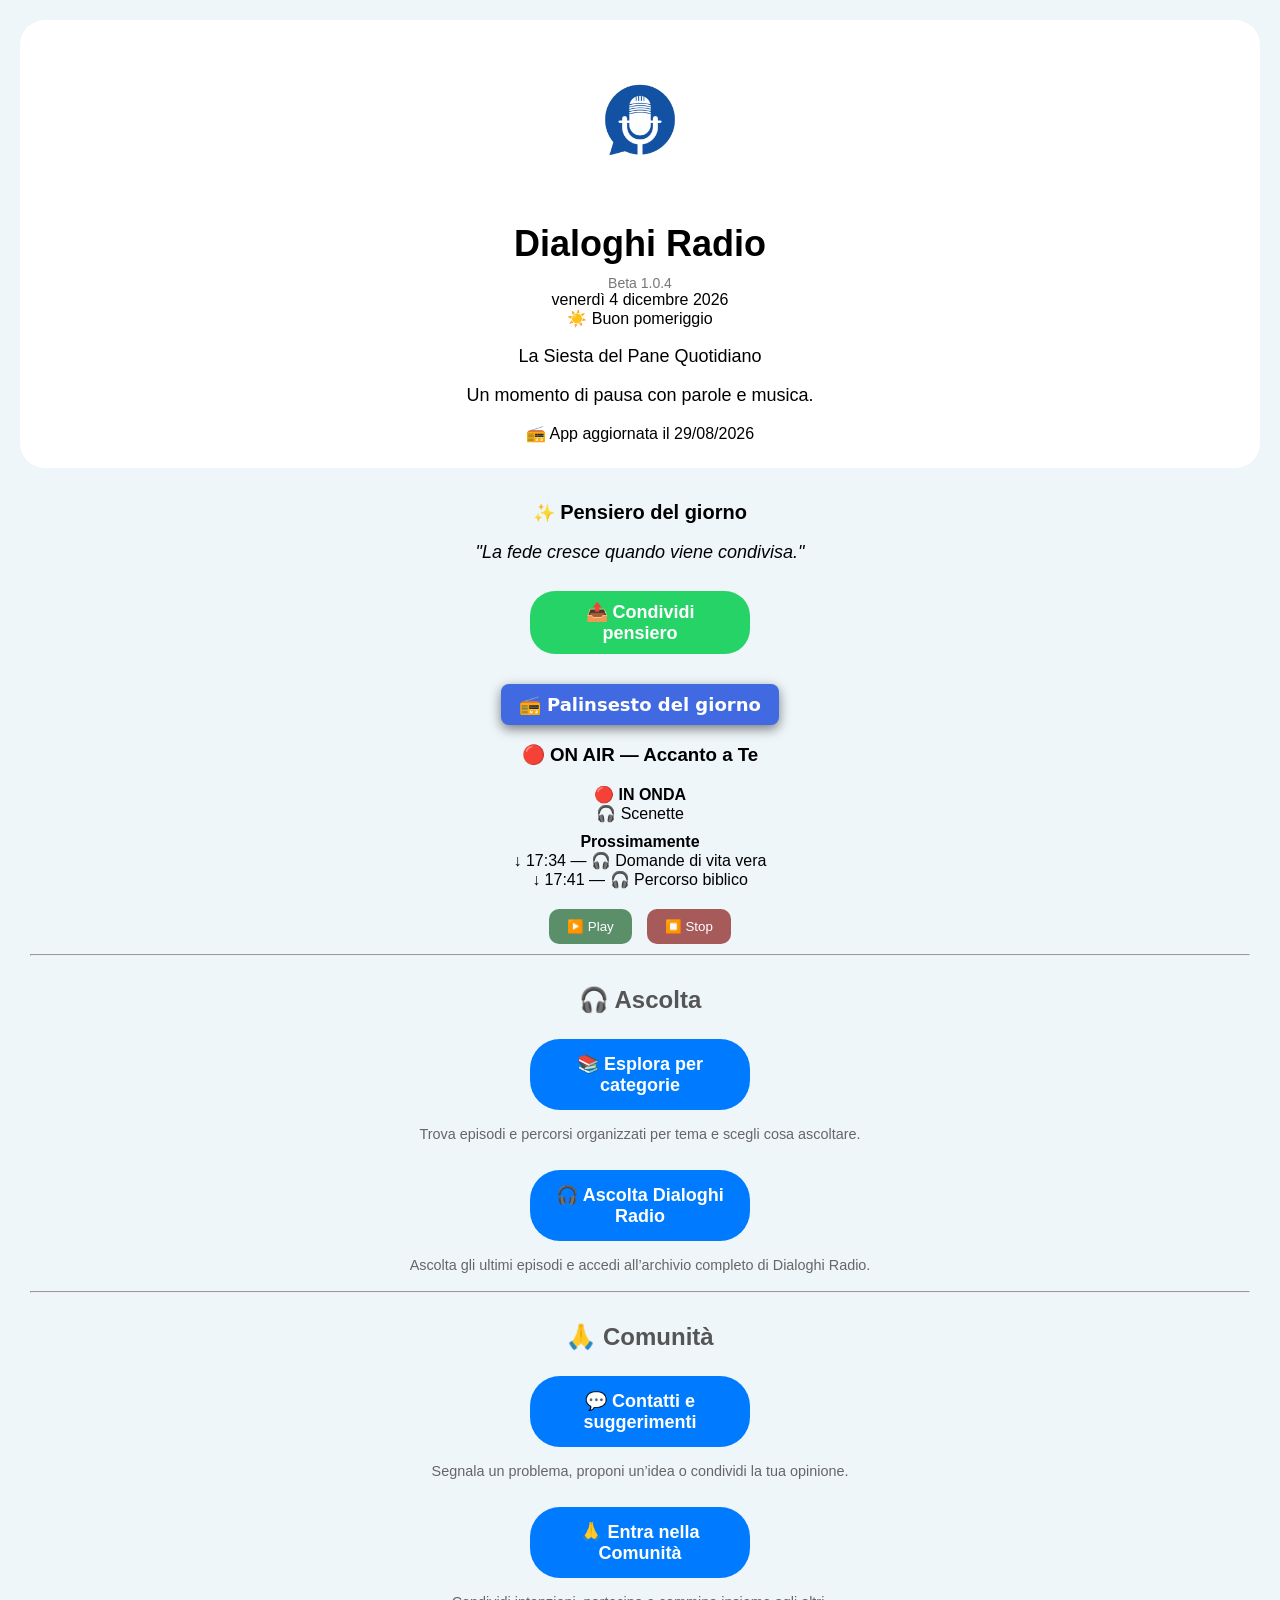
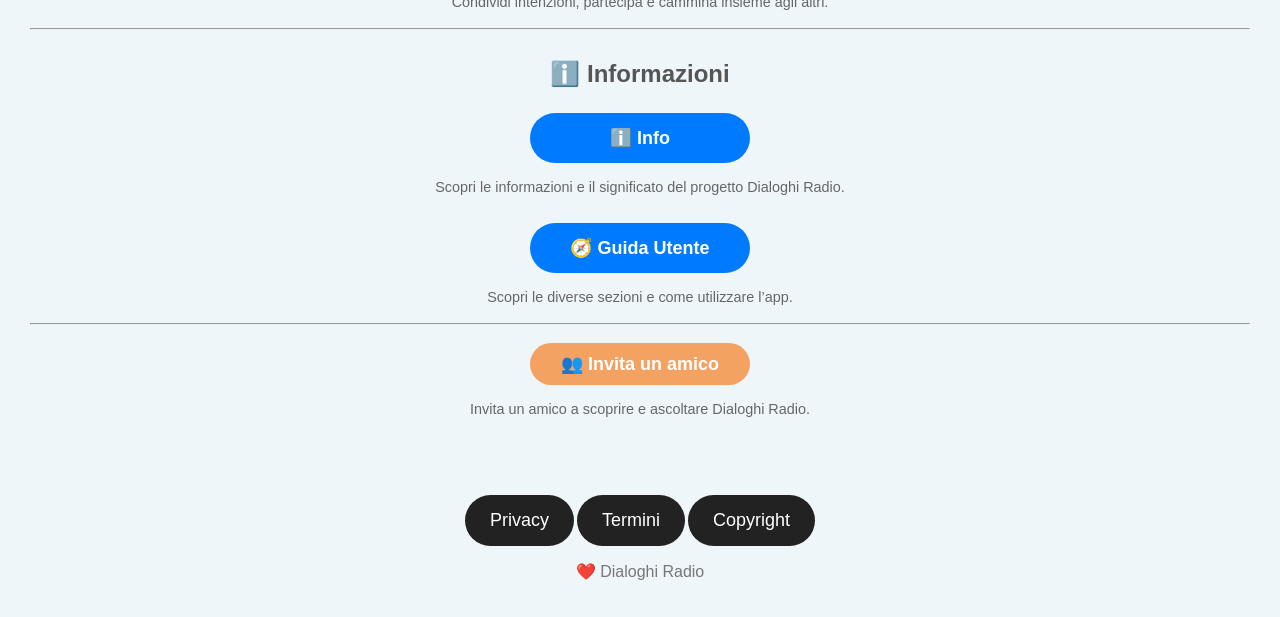
<file: index.html>
<!DOCTYPE html>
<html lang="it">

<head>
    <meta charset="UTF-8">
    <meta name="viewport" content="width=device-width, initial-scale=1.0">
    <title>Dialoghi Radio</title>

    <!-- Risorse e PWA -->
    <link rel="stylesheet" href="stile.css">
    <link rel="manifest" href="manifest.json">
    <link rel="icon" type="image/png" href="icona.png">
</head>

<body>

    <!-- Testata -->
    <header class="testata">
        <img src="icona.png" class="logo" alt="Dialoghi Radio Logo">
        <h1>Dialoghi Radio</h1>

        <div class="versione" id="versione-app"></div>
        <div id="avviso-versione"></div>
        <div id="data-oggi"></div>
        <div id="saluto"></div>

        <p class="sottotitolo">La Siesta del Pane Quotidiano</p>
        <p id="descrizione-dinamica" class="descrizione">
            Parole, musica e riflessioni per accompagnare la tua giornata
        </p>
        <div class="ultimo-aggiornamento" id="data-aggiornamento"></div>
    </header>

    <!-- Contenuto Principale -->
    <main>
        <!-- Pensiero del giorno -->
        <div id="contenutoGiornaliero" class="box-giorno">
            <p>Caricamento...</p>
        </div>
        <!-- Palinsesto del giorno -->
        <div class="box-giorno">
            <a href="contenuti/palinsesto.html" style="
       display: inline-block;
       padding: 10px 18px;
       background: #4169e1;
       color: white;
       text-decoration: none;
       border-radius: 8px;
       font-family: system-ui, -apple-system, sans-serif;
       box-shadow: 0 4px 12px rgba(0, 0, 0, 0.5);
       transition: all 0.2s ease-in-out;
   " onmouseover="this.style.background='#3152be'; this.style.transform='scale(1.03)';"
                onmouseout="this.style.background='#4169e1'; this.style.transform='scale(1)';">
                📻 <strong>Palinsesto del giorno</strong>
            </a>

        </div>
        <!-- Sezione Player Radio & News -->
        <div id="radioBox">

            <h3>🔴 ON AIR — Accanto a Te</h3>

            <div id="contenutoOnAir">
                🎧 Preparazione della trasmissione...
            </div>

            <div id="prossimiOnAir"></div>

            <div id="statoRadio"></div>

            <audio id="audioRadio">
                Il tuo browser non supporta l'audio.
            </audio>

            <div id="controlliRadio">
                <button id="playRadio">▶️ Play</button>
                <button id="stopRadio">⏹️ Stop</button>
            </div>
        </div>

        <hr>

        <!-- Sezione 1: Ascolta -->
        <h2>🎧 Ascolta</h2>

        <a href="categorie.html" class="bottone">📚 Esplora per categorie</a>
        <p class="descrizione-pulsante">
            Trova episodi e percorsi organizzati per tema e scegli cosa ascoltare.
        </p>

        <a href="ultime-puntate.html" class="bottone">🎧 Ascolta Dialoghi Radio</a>
        <p class="descrizione-pulsante">
            Ascolta gli ultimi episodi e accedi all’archivio completo di Dialoghi Radio.
        </p>

        <hr>

        <!-- Sezione 2: Comunità -->
        <h2>🙏 Comunità</h2>

        <a href="contatti.html" class="bottone">💬 Contatti e suggerimenti</a>
        <p class="descrizione-pulsante">
            Segnala un problema, proponi un’idea o condividi la tua opinione.
        </p>

        <a href="comunita.html" class="bottone">🙏 Entra nella Comunità</a>
        <p class="descrizione-pulsante">
            Condividi intenzioni, partecipa e cammina insieme agli altri.
        </p>

        <hr>

        <!-- Sezione 3: Informazioni e utility -->
        <h2>ℹ️ Informazioni</h2>

        <button onclick="mostraInfo()" class="bottone">ℹ️ Info</button>
        <p class="descrizione-pulsante">
            Scopri le informazioni e il significato del progetto Dialoghi Radio.
        </p>

        <a href="guida.html" class="bottone">🧭 Guida Utente</a>
        <p class="descrizione-pulsante">
            Scopri le diverse sezioni e come utilizzare l’app.
        </p>

        <hr>

        <button onclick="condividiCategorie()" class="bottone bottone-invito">
            👥 Invita un amico
        </button>
        <p class="descrizione-pulsante">
            Invita un amico a scoprire e ascoltare Dialoghi Radio.
        </p>
    </main>

    <!-- Modal Info Nascosto -->
    <div id="infoBox" style="display:none; padding:20px;">
        <h2>Dialoghi Radio</h2>
        <p>Versione <span id="versione-info"></span></p>
        <p>© 2026 Salvatore Esposito</p>
        <p>Un progetto di ascolto e accompagnamento.</p>

        <h3>🎧 Ascolto in background</h3>
        <p class="sottotitolo">
            Dopo aver avviato un contenuto audio puoi ridurre a icona Dialoghi Radio o spegnere lo schermo:
            l'ascolto può continuare mentre utilizzi altre applicazioni.
        </p>
        <button onclick="chiudiInfo()">Chiudi</button>
    </div>

    <!-- Piè di pagina -->

    <footer>
        <p class="link-documenti">
            <a href="privacy.html">Privacy</a>
            <a href="termini.html">Termini</a>
            <a href="copyright.html">Copyright</a>
        </p>

        <p>❤️ Dialoghi Radio</p>
    </footer>

    <!-- Script Esterni -->
    <script async src="https://widget.spreaker.com/widgets.js"></script>
    <script src="config.js"></script>
    <script src="app.js"></script>

    <!-- Script Inline Logic -->
    <script>
        function mostraInfo() {
            const info = document.getElementById("infoBox");
            info.style.display = "block";
            info.scrollIntoView({ behavior: "smooth" });
        }

        function chiudiInfo() {
            document.getElementById("infoBox").style.display = "none";
        }

        // Gestione data e saluti dinamici
        const oggi = new Date();
        const opzioni = {
            weekday: 'long',
            year: 'numeric',
            month: 'long',
            day: 'numeric'
        };

        document.getElementById("data-oggi").innerHTML = oggi.toLocaleDateString('it-IT', opzioni);

        const ora = oggi.getHours();
        let messaggio = "";
        let descrizione = "";

        if (ora < 12) {
            messaggio = "🌅 Buongiorno";
            descrizione = "Inizia la giornata con un momento di ascolto e riflessione.";
        } else if (ora < 18) {
            messaggio = "☀️ Buon pomeriggio";
            descrizione = "Un momento di pausa con parole e musica.";
        } else {
            messaggio = "🌙 Buonasera";
            descrizione = "Concludi la giornata con un tempo di ascolto e serenità.";
        }

        document.getElementById("saluto").innerHTML = messaggio;
        document.getElementById("descrizione-dinamica").innerHTML = descrizione;
    </script>
</body>

</html>
</file>
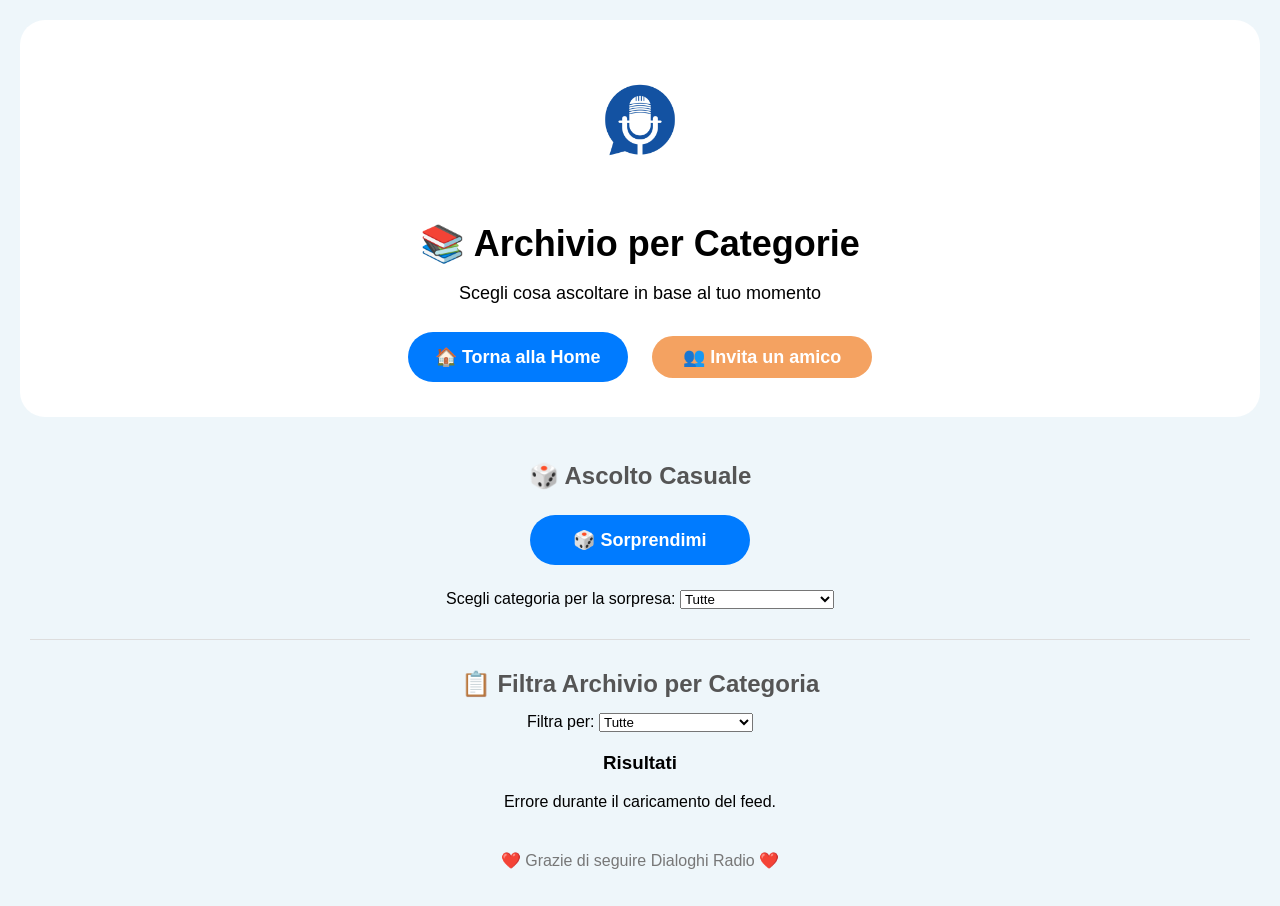
<file: categorie.html>
<!DOCTYPE html>
<html lang="it">

<head>
    <meta charset="UTF-8">
    <meta name="viewport" content="width=device-width, initial-scale=1.0">
    <title>Categorie - Dialoghi Radio</title>

    <!-- Stile e risorse -->
    <link rel="stylesheet" href="stile.css">
</head>

<body>

    <!-- Testata -->
    <header class="testata">
        <img src="icona.png" class="logo" alt="Dialoghi Radio Logo">
        <h1>📚 Archivio per Categorie</h1>
        <p class="sottotitolo">Scegli cosa ascoltare in base al tuo momento</p>

        <div style="margin-top: 15px;">
            <a href="index.html" class="bottone">🏠 Torna alla Home</a>
            <button onclick="condividiCategorie()" class="bottone bottone-invito">
                👥 Invita un amico
            </button>
        </div>
    </header>

    <!-- Contenuto Principale -->
    <main>
        <!-- Sezione Sorprendimi / Casuale -->
        <section class="sezione-casuale" style="margin-bottom: 30px;">
            <h2>🎲 Ascolto Casuale</h2>
            <div id="rapporto-casuale"></div>

            <button id="sorprendimi" class="bottone">🎲 Sorprendimi</button>

            <div style="margin-top: 15px;">
                <label for="categoria-casuale">Scegli categoria per la sorpresa:</label>
                <select id="categoria-casuale">
                    <option value="tutte">Tutte</option>
                    <option value="Domande di vita vera">Domande di vita vera</option>
                    <option value="Buongiorno">Buongiorno</option>
                    <option value="Pillola di Luce">Pillola di Luce</option>
                    <option value="Accanto a Te">Accanto a Te</option>
                    <option value="Percorso Biblico">Percorso Biblico</option>
                    <option value="Sorriso quotidiano">Sorriso quotidiano</option>
                    <option value="Archivio Preghiere">Archivio Preghiere</option>
                    <option value="Alla scuola dell’Amore">Alla scuola dell’Amore</option>
                    <option value="Scenette">Scenette</option>
                    <option value="Riflessioni di Fede">Riflessioni di Fede</option>
                </select>
            </div>

            <div id="contatore-casuale"></div>
            <h3 id="casuale-titolo"></h3>
            <div id="casuale-player"></div>
        </section>

        <hr style="margin: 30px 0; border: none; border-top: 1px solid #ddd;">

        <!-- Sezione Filtra Archivio -->
        <section class="sezione-filtro">
            <h2>📋 Filtra Archivio per Categoria</h2>

            <label for="selettore">Filtra per:</label>
            <select id="selettore">
                <option value="tutte">Tutte</option>
                <option value="Domande di vita vera">Domande di vita vera</option>
                <option value="Buongiorno">Buongiorno</option>
                <option value="Pillola di Luce">Pillola di Luce</option>
                <option value="Accanto a Te">Accanto a Te</option>
                <option value="Percorso Biblico">Percorso Biblico</option>
                <option value="Sorriso quotidiano">Sorriso quotidiano</option>
                <option value="Archivio Preghiere">Archivio Preghiere</option>
                <option value="Alla scuola dell’Amore">Alla scuola dell’Amore</option>
                <option value="Scenette">Scenette</option>
                <option value="Riflessioni di Fede">Riflessioni di Fede</option>
            </select>

            <h3 id="titolo-risultato" style="margin-top: 20px;">Risultati</h3>

            <div id="risultato">
                Caricamento in corso...
            </div>
        </section>
    </main>

    <!-- Piè di pagina -->
    <footer>
        <p>❤️ Grazie di seguire Dialoghi Radio ❤️</p>
    </footer>

    <!-- Script e Logica -->
    <script src="config.js"></script>
    <script src="app.js"></script>
    <script src="categorie.js"></script>

</body>

</html>
</file>
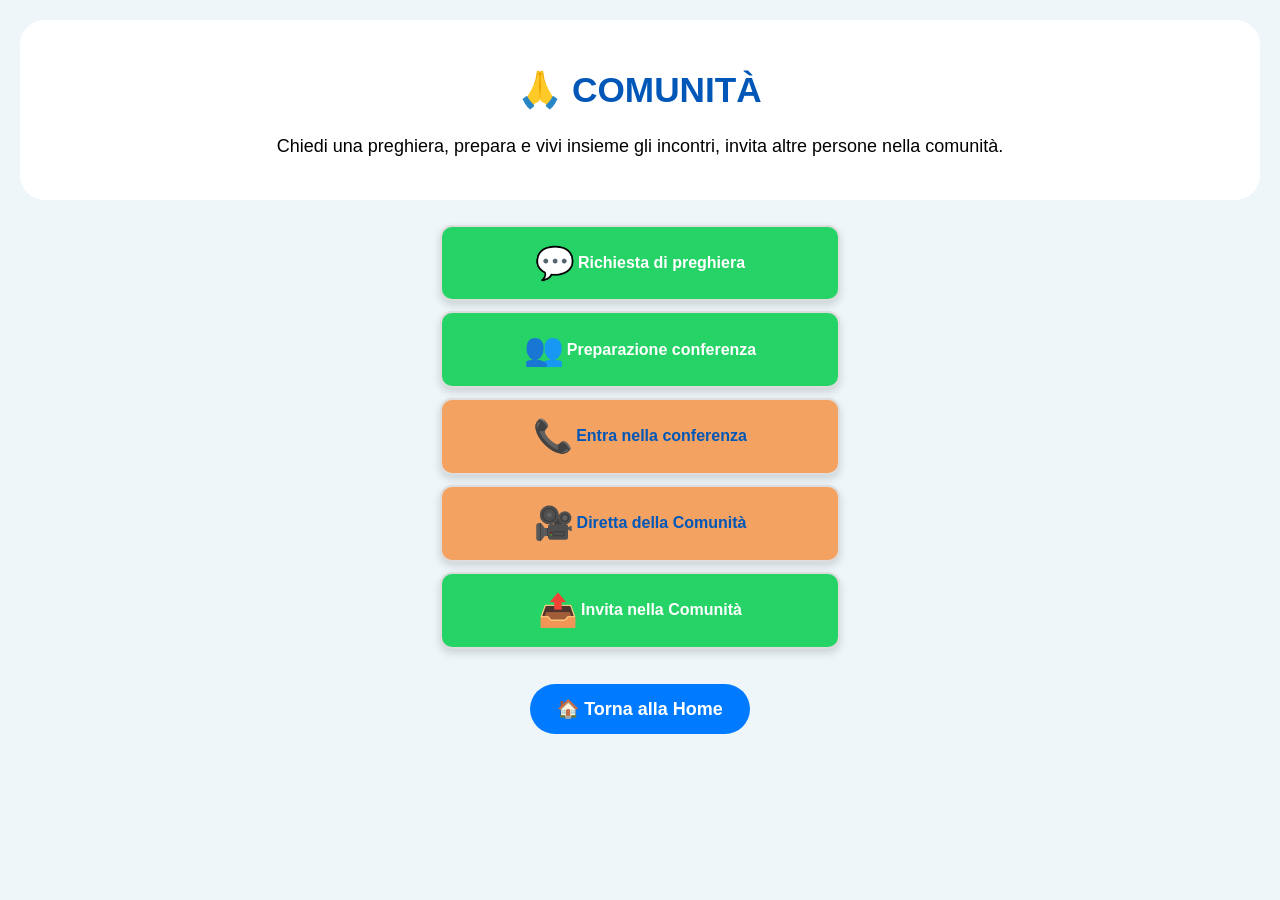
<file: comunita.html>
<!DOCTYPE html>
<html lang="it">

<head>
    <meta charset="UTF-8">
    <meta name="viewport" content="width=device-width, initial-scale=1.0">
    <title>Comunità - Dialoghi Radio</title>

    <!-- Stile e risorse -->
    <link rel="stylesheet" href="stile.css">
    <style>
        /* Stili specifici per la pagina Comunità */
        body {
            text-align: center;
        }

        .titolo-comunita {
            font-size: 2.2rem;
            color: #0057B8;
            font-weight: bold;
            margin-bottom: 25px;
        }

        .btn-comunita {
            width: 90%;
            max-width: 400px;
            margin: 10px auto;
            padding: 14px;
            font-size: 1rem;
            font-weight: bold;
            line-height: 1.4;
            color: #0057B8;
            background-color: #f5f5f5;
            border: 2px solid #ddd;
            border-radius: 12px;
            box-shadow: 0 4px 8px rgba(0, 0, 0, 0.15);
            cursor: pointer;
            transition: transform 0.15s ease, background-color 0.15s ease;
            display: flex;
            align-items: center;
            justify-content: center;
        }

        .btn-comunita:active {
            transform: scale(0.96);
            background-color: #ddd;
        }

        .icona {
            font-size: 2rem;
            margin-right: 15px;
        }
    </style>
</head>

<body>

    <!-- Testata -->
    <header class="testata">
        <h1 class="titolo-comunita">🙏 COMUNITÀ</h1>
        <p class="sottotitolo-comunita">
            Chiedi una preghiera, prepara e vivi insieme gli incontri,
            invita altre persone nella comunità.
        </p>
    </header>

    <!-- Contenuto Principale -->
    <main>
        <button class="btn-comunita bottone-condividi" onclick="apriChat()">
            <span class="icona">💬</span> Richiesta di preghiera
        </button>

        <button class="btn-comunita bottone-condividi" onclick="apriGruppo()">
            <span class="icona">👥</span> Preparazione conferenza
        </button>

        <button class="btn-comunita" onclick="entraConferenza()">
            <span class="icona">📞</span> Entra nella conferenza
        </button>

        <a
            id="bottoneDiretta"
            class="btn-comunita"
            href="#"
            target="_blank"
            rel="noopener noreferrer"
        >
            <span class="icona">🎥</span> Diretta della Comunità
        </a>

        <button class="btn-comunita bottone-condividi" onclick="condividi()">
            <span class="icona">📤</span> Invita nella Comunità
        </button>

        <div style="margin-top: 25px;">
            <a href="index.html" class="bottone">🏠 Torna alla Home</a>
        </div>
    </main>

    <!-- Script e Logica -->
    <script src="config.js"></script>
    <script>
        function apriChat() {
            window.location.href = CONFIG.comunita.whatsappPreghiera;
        }

        function apriGruppo() {
            window.location.href = CONFIG.comunita.gruppoWhatsapp;
        }

        function entraConferenza() {
            window.location.href = CONFIG.comunita.conferenza;
        }

        document.getElementById("bottoneDiretta").href = CONFIG.comunita.diretta;

        function condividi() {
            const url = window.location.href;
            const datiCondivisione = {
                title: "Comunità Dialoghi Radio",
                text: "Entra nella Comunità Dialoghi Radio 🙏",
                url: url
            };

            if (navigator.share) {
                navigator.share(datiCondivisione).catch(() => {
                    console.log("Condivisione annullata");
                });
            } else {
                const messaggio = encodeURIComponent(`Entra nella Comunità Dialoghi Radio 🙏\n\n${url}`);
                window.location.href = `https://wa.me/?text=${messaggio}`;
            }
        }
    </script>
</body>

</html>
</file>
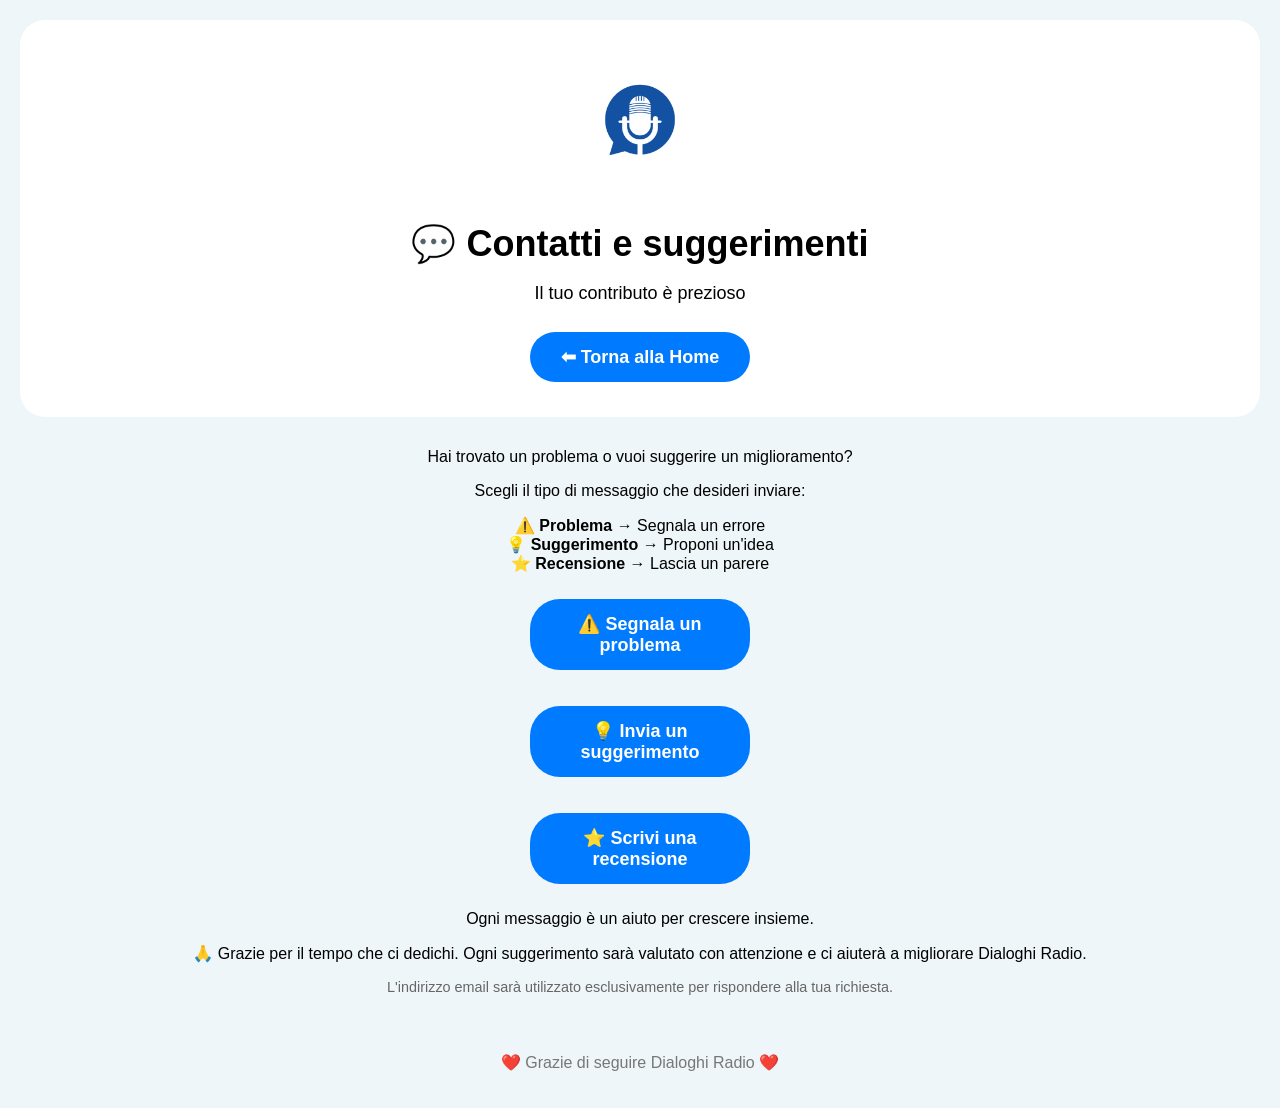
<file: contatti.html>
<!DOCTYPE html>
<html lang="it">

<head>
    <meta charset="UTF-8">
    <meta name="viewport" content="width=device-width, initial-scale=1.0">
    <title>Contatti - Dialoghi Radio</title>

    <!-- Stile e risorse -->
    <link rel="stylesheet" href="stile.css">
</head>

<body>

    <!-- Testata -->
    <header class="testata">
        <img src="icona.png" class="logo" alt="Dialoghi Radio Logo">
        <h1>💬 Contatti e suggerimenti</h1>
        <p>Il tuo contributo è prezioso</p>

        <a href="index.html" class="bottone">⬅ Torna alla Home</a>
    </header>

    <!-- Contenuto Principale -->
    <main>
        <p>Hai trovato un problema o vuoi suggerire un miglioramento?</p>
        <p>Scegli il tipo di messaggio che desideri inviare:</p>

        <!-- Indicazioni per classificare le richieste -->
        <ul style="list-style: none; padding: 0; margin: 15px 0;">
            <li>⚠️ <strong>Problema</strong> → Segnala un errore</li>
            <li>💡 <strong>Suggerimento</strong> → Proponi un'idea</li>
            <li>⭐ <strong>Recensione</strong> → Lascia un parere</li>
        </ul>

        <!-- Invio email con oggetto preimpostato -->
        <p>
            <a id="problema" href="#" class="bottone">⚠️ Segnala un problema</a>
        </p>
        <p>
            <a id="suggerimento" href="#" class="bottone">💡 Invia un suggerimento</a>
        </p>
        <p>
            <a id="recensione" href="#" class="bottone">⭐ Scrivi una recensione</a>
        </p>

        <p>Ogni messaggio è un aiuto per crescere insieme.</p>
        <p>
            🙏 Grazie per il tempo che ci dedichi. Ogni suggerimento sarà valutato con attenzione e ci aiuterà a
            migliorare Dialoghi Radio.
        </p>

        <p class="descrizione-pulsante">
            L'indirizzo email sarà utilizzato esclusivamente per rispondere alla tua richiesta.
        </p>
    </main>

    <!-- Piè di pagina -->
    <footer>
        <p>❤️ Grazie di seguire Dialoghi Radio ❤️</p>
    </footer>

    <!-- Script Config & Logic -->
    <script src="config.js"></script>
    <script>
        document.addEventListener("DOMContentLoaded", () => {
            const email = CONFIG.contatti.email;

            document.getElementById("problema").href = `mailto:${email}?subject=[PROBLEMA]%20Dialoghi%20Radio`;
            document.getElementById("suggerimento").href = `mailto:${email}?subject=[SUGGERIMENTO]%20Dialoghi%20Radio`;
            document.getElementById("recensione").href = `mailto:${email}?subject=[RECENSIONE]%20Dialoghi%20Radio`;
        });
    </script>
</body>

</html>
</file>
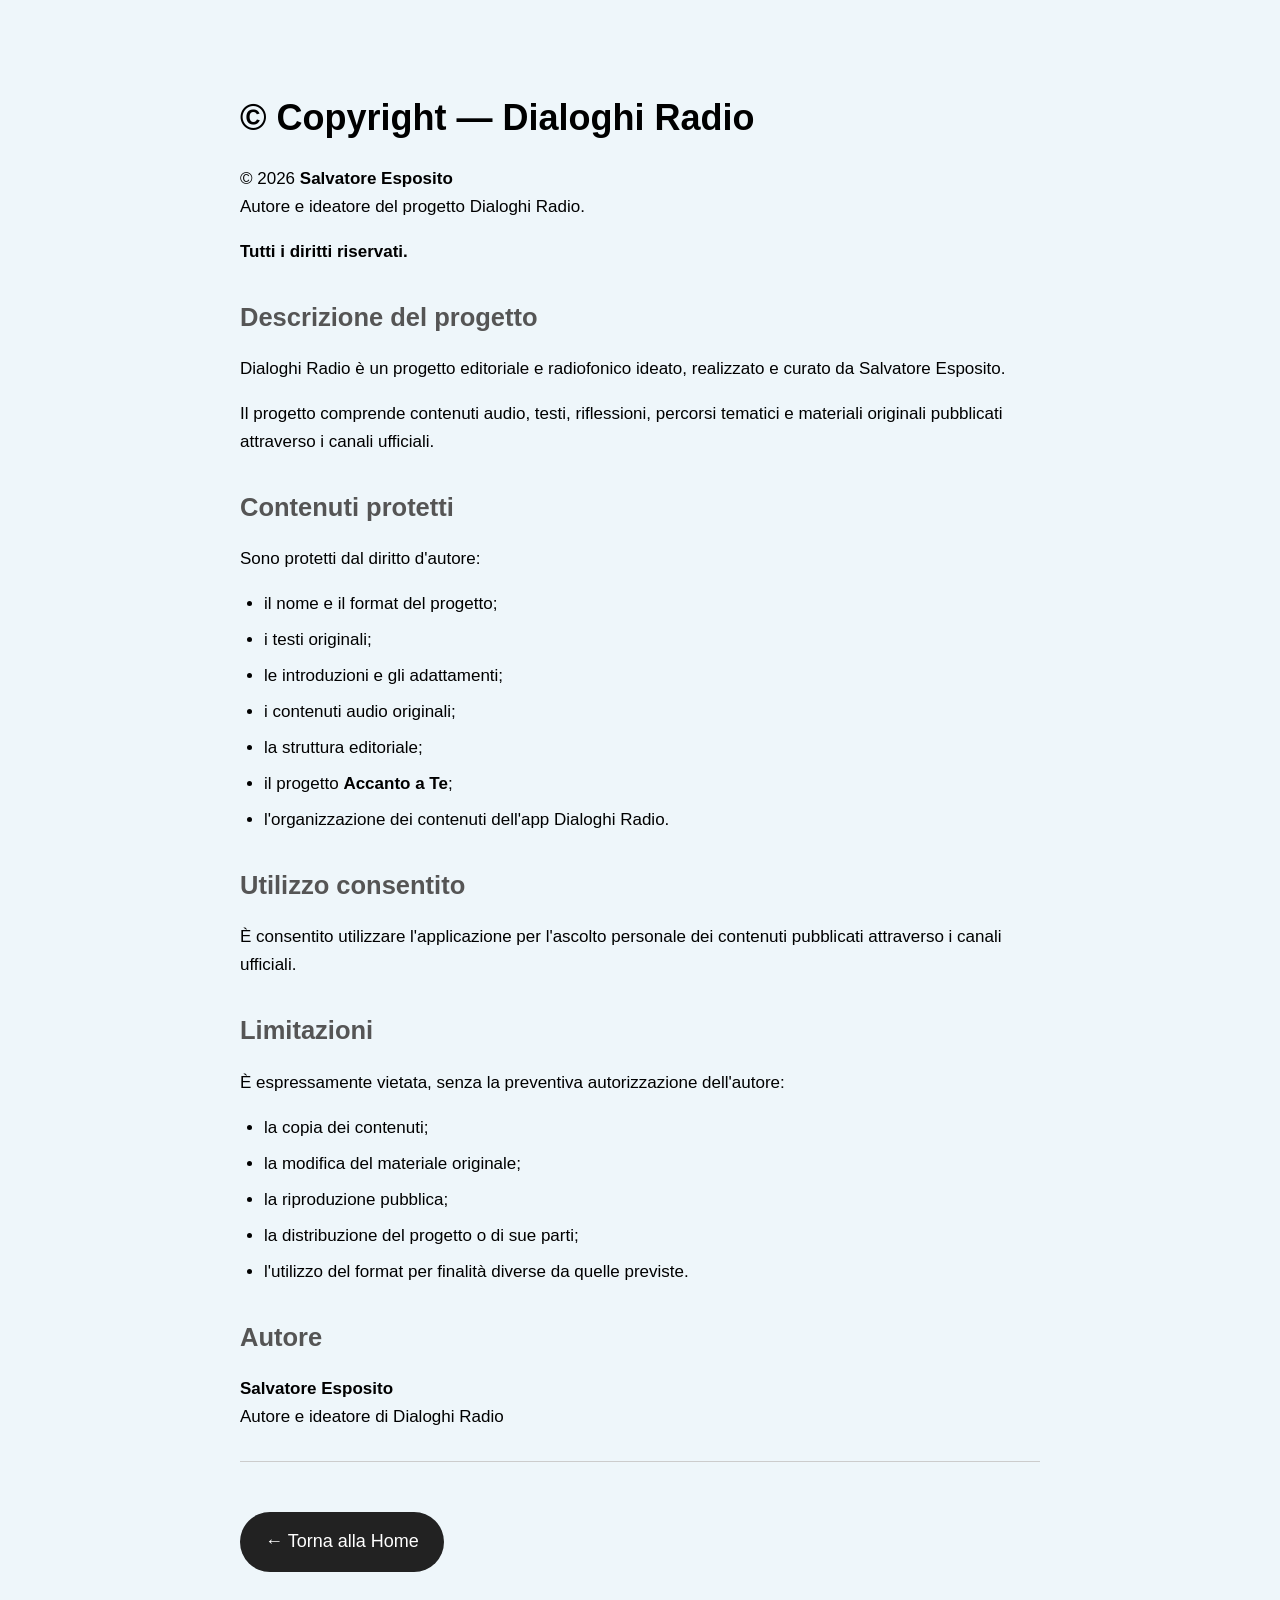
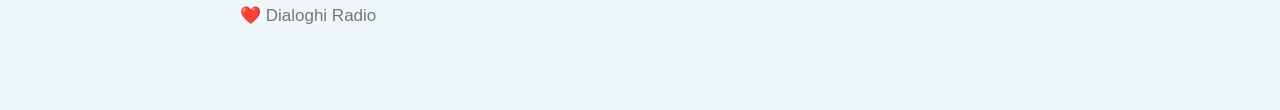
<file: copyright.html>
<!DOCTYPE html>
<html lang="it">

<head>
    <meta charset="UTF-8">
    <meta name="viewport" content="width=device-width, initial-scale=1.0">
    <title>Copyright - Dialoghi Radio</title>
    <link rel="stylesheet" href="stile.css">
</head>

<body>

    <main class="pagina-documento">

        <h1>© Copyright — Dialoghi Radio</h1>

        <p>
            © 2026 <strong>Salvatore Esposito</strong><br>
            Autore e ideatore del progetto Dialoghi Radio.
        </p>

        <p>
            <strong>Tutti i diritti riservati.</strong>
        </p>

        <h2>Descrizione del progetto</h2>

        <p>
            Dialoghi Radio è un progetto editoriale e radiofonico
            ideato, realizzato e curato da Salvatore Esposito.
        </p>

        <p>
            Il progetto comprende contenuti audio, testi, riflessioni,
            percorsi tematici e materiali originali pubblicati
            attraverso i canali ufficiali.
        </p>

        <h2>Contenuti protetti</h2>

        <p>
            Sono protetti dal diritto d'autore:
        </p>

        <ul>
            <li>il nome e il format del progetto;</li>
            <li>i testi originali;</li>
            <li>le introduzioni e gli adattamenti;</li>
            <li>i contenuti audio originali;</li>
            <li>la struttura editoriale;</li>
            <li>il progetto <strong>Accanto a Te</strong>;</li>
            <li>l'organizzazione dei contenuti dell'app Dialoghi Radio.</li>
        </ul>

        <h2>Utilizzo consentito</h2>

        <p>
            È consentito utilizzare l'applicazione per l'ascolto
            personale dei contenuti pubblicati attraverso i canali
            ufficiali.
        </p>

        <h2>Limitazioni</h2>

        <p>
            È espressamente vietata, senza la preventiva autorizzazione
            dell'autore:
        </p>

        <ul>
            <li>la copia dei contenuti;</li>
            <li>la modifica del materiale originale;</li>
            <li>la riproduzione pubblica;</li>
            <li>la distribuzione del progetto o di sue parti;</li>
            <li>l'utilizzo del format per finalità diverse da quelle previste.</li>
        </ul>

        <h2>Autore</h2>

        <p>
            <strong>Salvatore Esposito</strong><br>
            Autore e ideatore di Dialoghi Radio
        </p>

        <hr>

        <p>
            <a href="index.html">← Torna alla Home</a>
        </p>

        <footer>
            <p>❤️ Dialoghi Radio</p>
        </footer>

    </main>

</body>

</html>
</file>
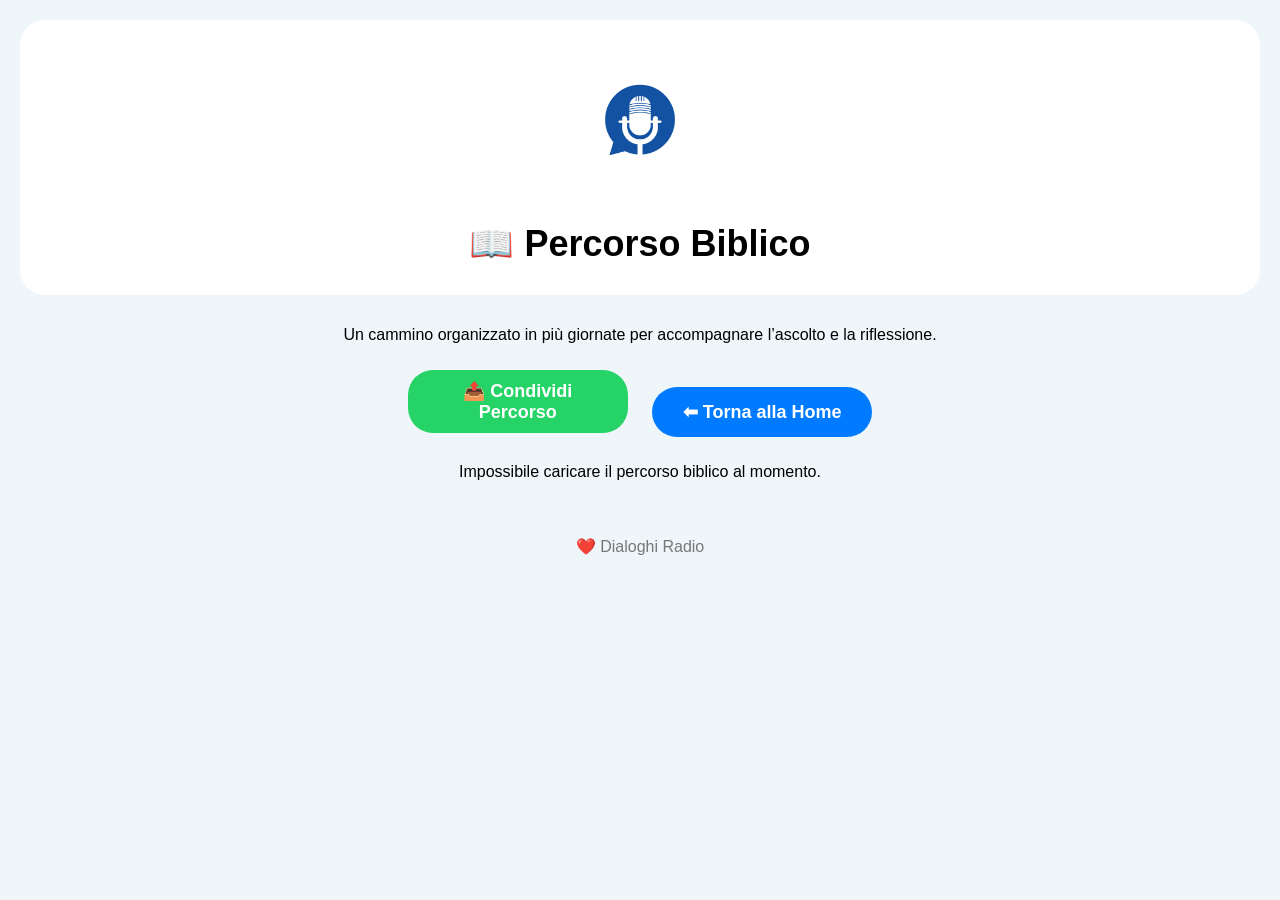
<file: percorso-biblico.html>
<!DOCTYPE html>
<html lang="it">

<head>
    <meta charset="UTF-8">
    <meta name="viewport" content="width=device-width, initial-scale=1.0">
    <title>Percorso Biblico - Dialoghi Radio</title>

    <!-- Stile e risorse -->
    <link rel="stylesheet" href="stile.css">
</head>

<body>

    <!-- Testata -->
    <header class="testata">
        <img src="icona.png" class="logo" alt="Dialoghi Radio Logo">
        <h1>📖 Percorso Biblico</h1>
    </header>

    <!-- Contenuto Principale -->
    <main>
        <p>Un cammino organizzato in più giornate per accompagnare l’ascolto e la riflessione.</p>

        <button class="bottone bottone-condividi" onclick="condividiPercorso()">
            📤 Condividi Percorso
        </button>

        <a href="index.html" class="bottone">
            ⬅ Torna alla Home
        </a>

        <!-- Contenitore riempito dinamicamente da percorso-biblico.js -->
        <div id="percorso-biblico">
            🔄 Caricamento percorso biblico...
        </div>
    </main>

    <!-- Piè di pagina -->
    <footer>
        <p>❤️ Dialoghi Radio</p>
    </footer>

    <!-- Script JS -->
    <script src="config.js"></script>
    <script src="app.js"></script>
    <script src="percorso-biblico.js"></script>

</body>

</html>
</file>
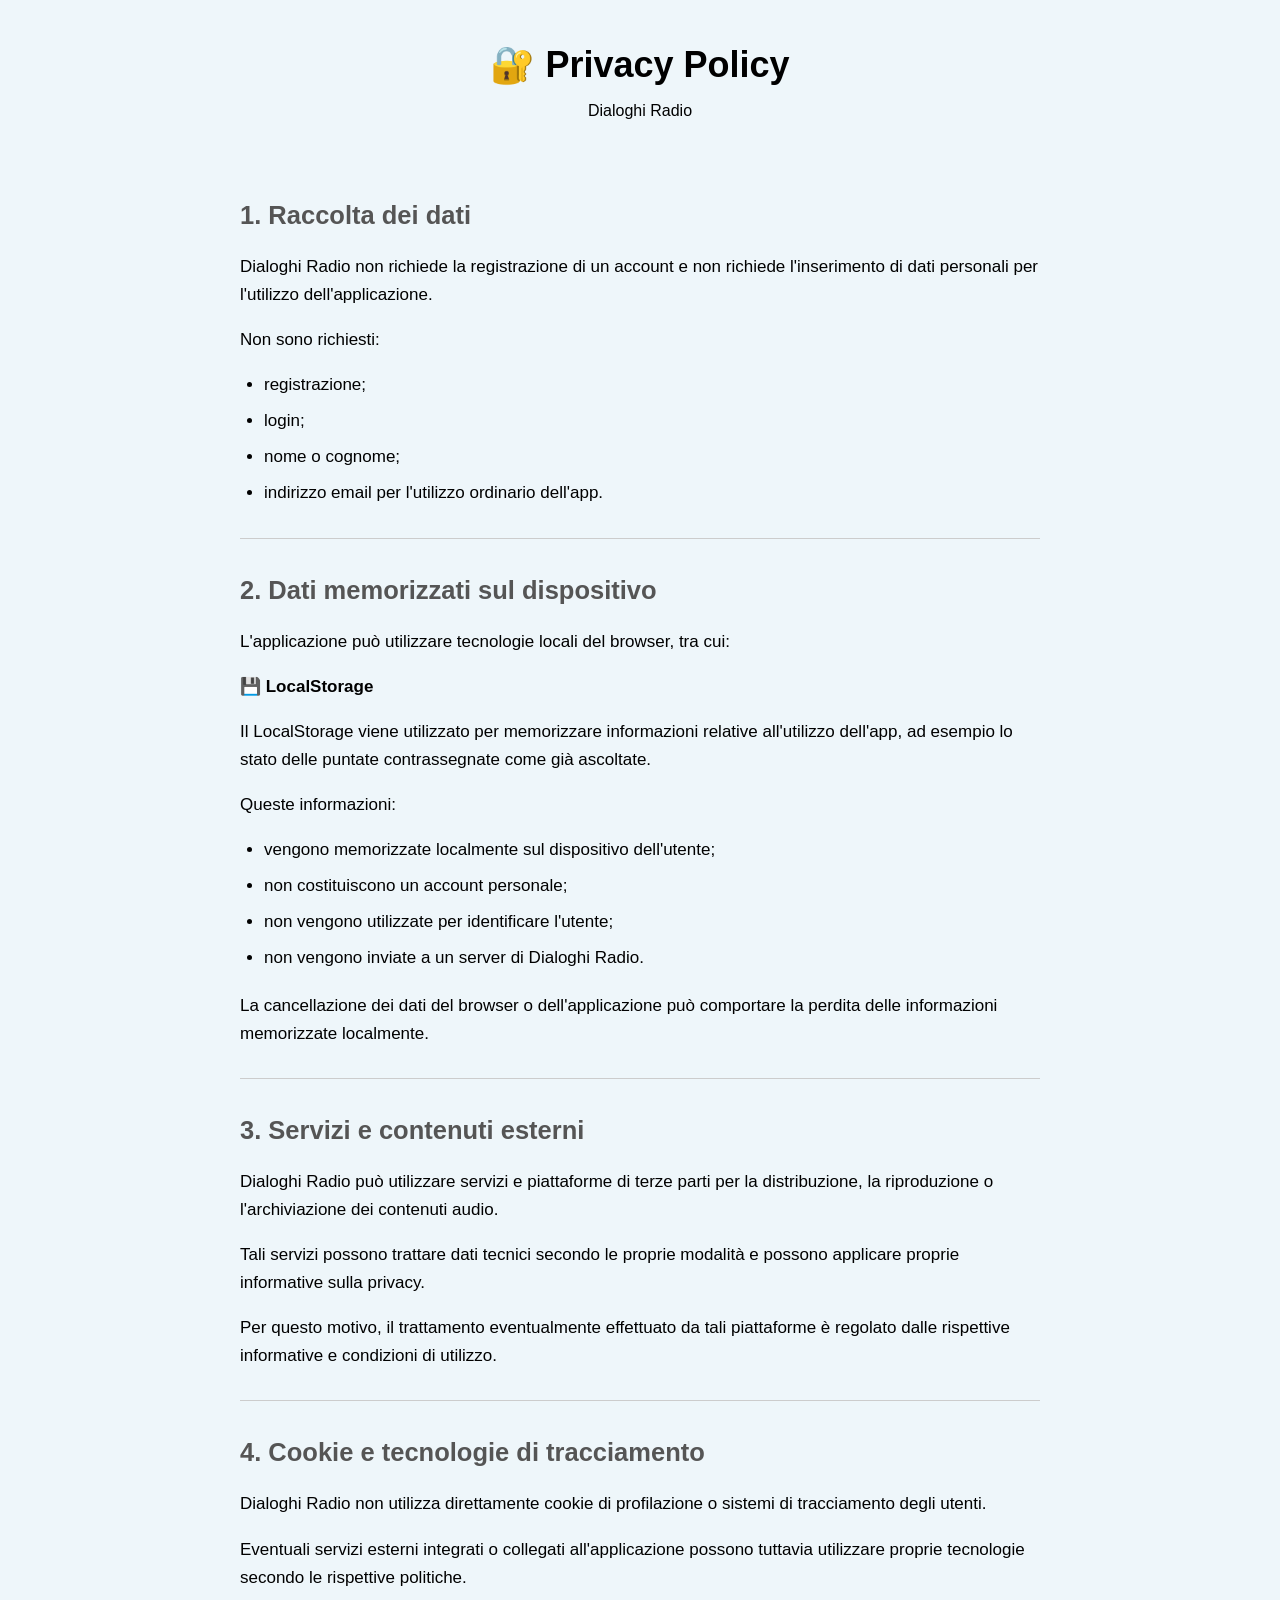
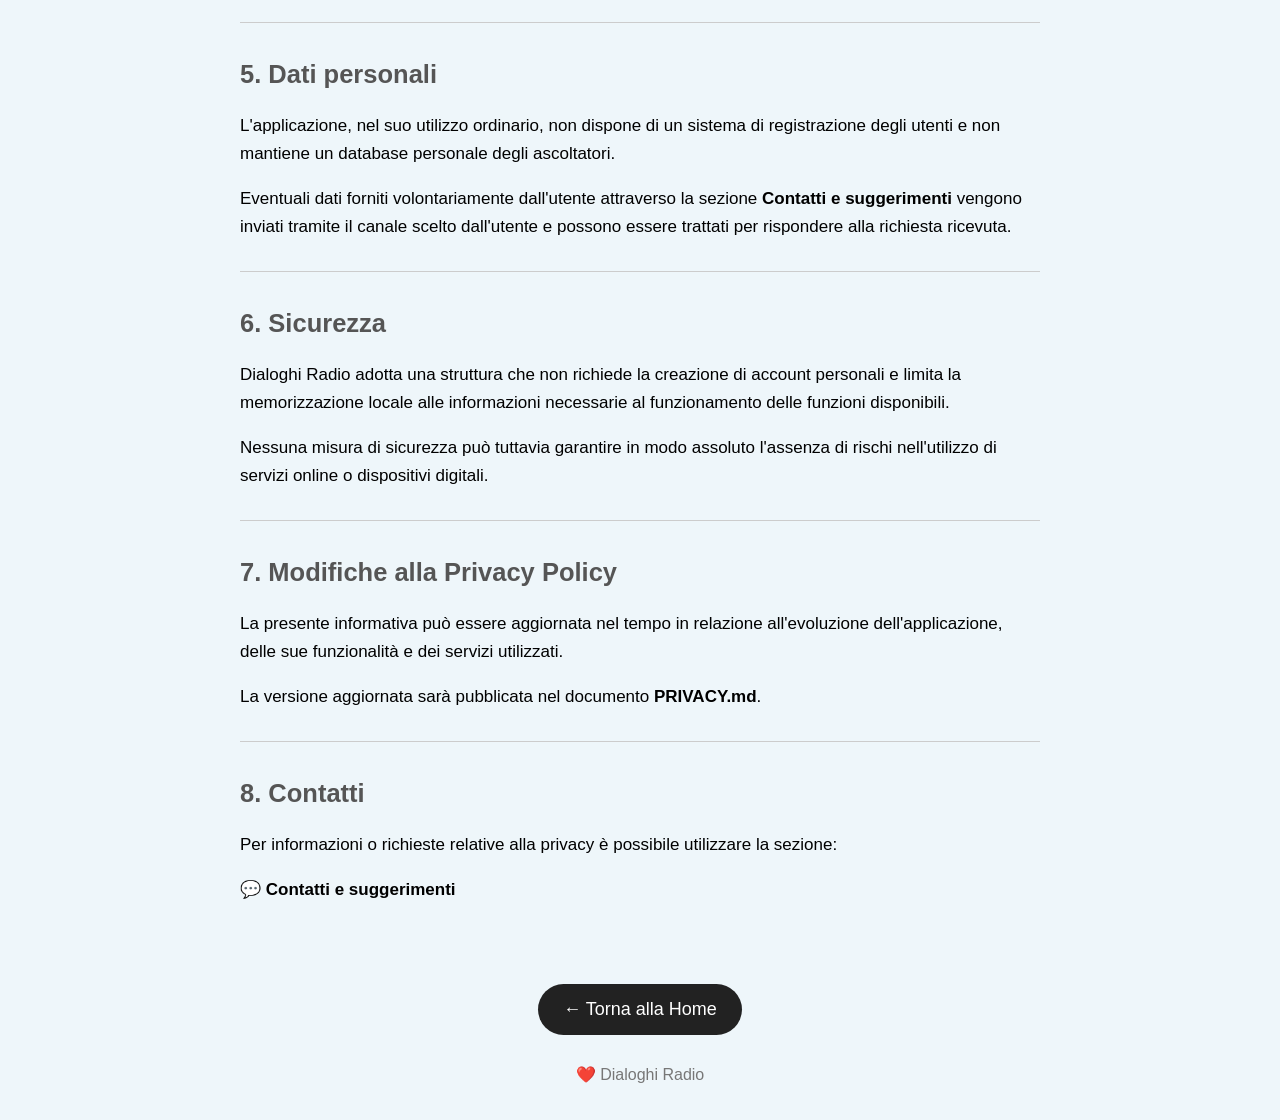
<file: privacy.html>
<!DOCTYPE html>

<html lang="it">

<head>
    <meta charset="UTF-8">
    <meta name="viewport" content="width=device-width, initial-scale=1.0">

    <title>Privacy Policy - Dialoghi Radio</title>

    <link rel="stylesheet" href="stile.css">

</head>

<body>

    <header>
        <h1>🔐 Privacy Policy</h1>
        <p>Dialoghi Radio</p>
    </header>

    <main class="pagina-documento">

        <h2>1. Raccolta dei dati</h2>

        <p>
            Dialoghi Radio non richiede la registrazione di un account
            e non richiede l'inserimento di dati personali per l'utilizzo
            dell'applicazione.
        </p>

        <p>Non sono richiesti:</p>

        <ul>
            <li>registrazione;</li>
            <li>login;</li>
            <li>nome o cognome;</li>
            <li>indirizzo email per l'utilizzo ordinario dell'app.</li>
        </ul>

        <hr>

        <h2>2. Dati memorizzati sul dispositivo</h2>

        <p>
            L'applicazione può utilizzare tecnologie locali del browser,
            tra cui:
        </p>

        <p><strong>💾 LocalStorage</strong></p>

        <p>
            Il LocalStorage viene utilizzato per memorizzare informazioni
            relative all'utilizzo dell'app, ad esempio lo stato delle
            puntate contrassegnate come già ascoltate.
        </p>

        <p>Queste informazioni:</p>

        <ul>
            <li>vengono memorizzate localmente sul dispositivo dell'utente;</li>
            <li>non costituiscono un account personale;</li>
            <li>non vengono utilizzate per identificare l'utente;</li>
            <li>non vengono inviate a un server di Dialoghi Radio.</li>
        </ul>

        <p>
            La cancellazione dei dati del browser o dell'applicazione
            può comportare la perdita delle informazioni memorizzate
            localmente.
        </p>

        <hr>

        <h2>3. Servizi e contenuti esterni</h2>

        <p>
            Dialoghi Radio può utilizzare servizi e piattaforme di terze
            parti per la distribuzione, la riproduzione o l'archiviazione
            dei contenuti audio.
        </p>

        <p>
            Tali servizi possono trattare dati tecnici secondo le proprie
            modalità e possono applicare proprie informative sulla privacy.
        </p>

        <p>
            Per questo motivo, il trattamento eventualmente effettuato
            da tali piattaforme è regolato dalle rispettive informative
            e condizioni di utilizzo.
        </p>

        <hr>

        <h2>4. Cookie e tecnologie di tracciamento</h2>

        <p>
            Dialoghi Radio non utilizza direttamente cookie di profilazione
            o sistemi di tracciamento degli utenti.
        </p>

        <p>
            Eventuali servizi esterni integrati o collegati all'applicazione
            possono tuttavia utilizzare proprie tecnologie secondo le
            rispettive politiche.
        </p>

        <hr>

        <h2>5. Dati personali</h2>

        <p>
            L'applicazione, nel suo utilizzo ordinario, non dispone di un
            sistema di registrazione degli utenti e non mantiene un database
            personale degli ascoltatori.
        </p>

        <p>
            Eventuali dati forniti volontariamente dall'utente attraverso
            la sezione <strong>Contatti e suggerimenti</strong> vengono
            inviati tramite il canale scelto dall'utente e possono essere
            trattati per rispondere alla richiesta ricevuta.
        </p>

        <hr>

        <h2>6. Sicurezza</h2>

        <p>
            Dialoghi Radio adotta una struttura che non richiede la creazione
            di account personali e limita la memorizzazione locale alle
            informazioni necessarie al funzionamento delle funzioni disponibili.
        </p>

        <p>
            Nessuna misura di sicurezza può tuttavia garantire in modo assoluto
            l'assenza di rischi nell'utilizzo di servizi online o dispositivi
            digitali.
        </p>

        <hr>

        <h2>7. Modifiche alla Privacy Policy</h2>

        <p>
            La presente informativa può essere aggiornata nel tempo in relazione
            all'evoluzione dell'applicazione, delle sue funzionalità e dei
            servizi utilizzati.
        </p>

        <p>
            La versione aggiornata sarà pubblicata nel documento
            <strong>PRIVACY.md</strong>.
        </p>

        <hr>

        <h2>8. Contatti</h2>

        <p>
            Per informazioni o richieste relative alla privacy è possibile
            utilizzare la sezione:
        </p>

        <p>
            <strong>💬 Contatti e suggerimenti</strong>
        </p>

    </main>

    <p>
        <a href="index.html">← Torna alla Home</a>
    </p>

    <footer>
        <p>❤️ Dialoghi Radio</p>
    </footer>

</body>

</html>
</file>
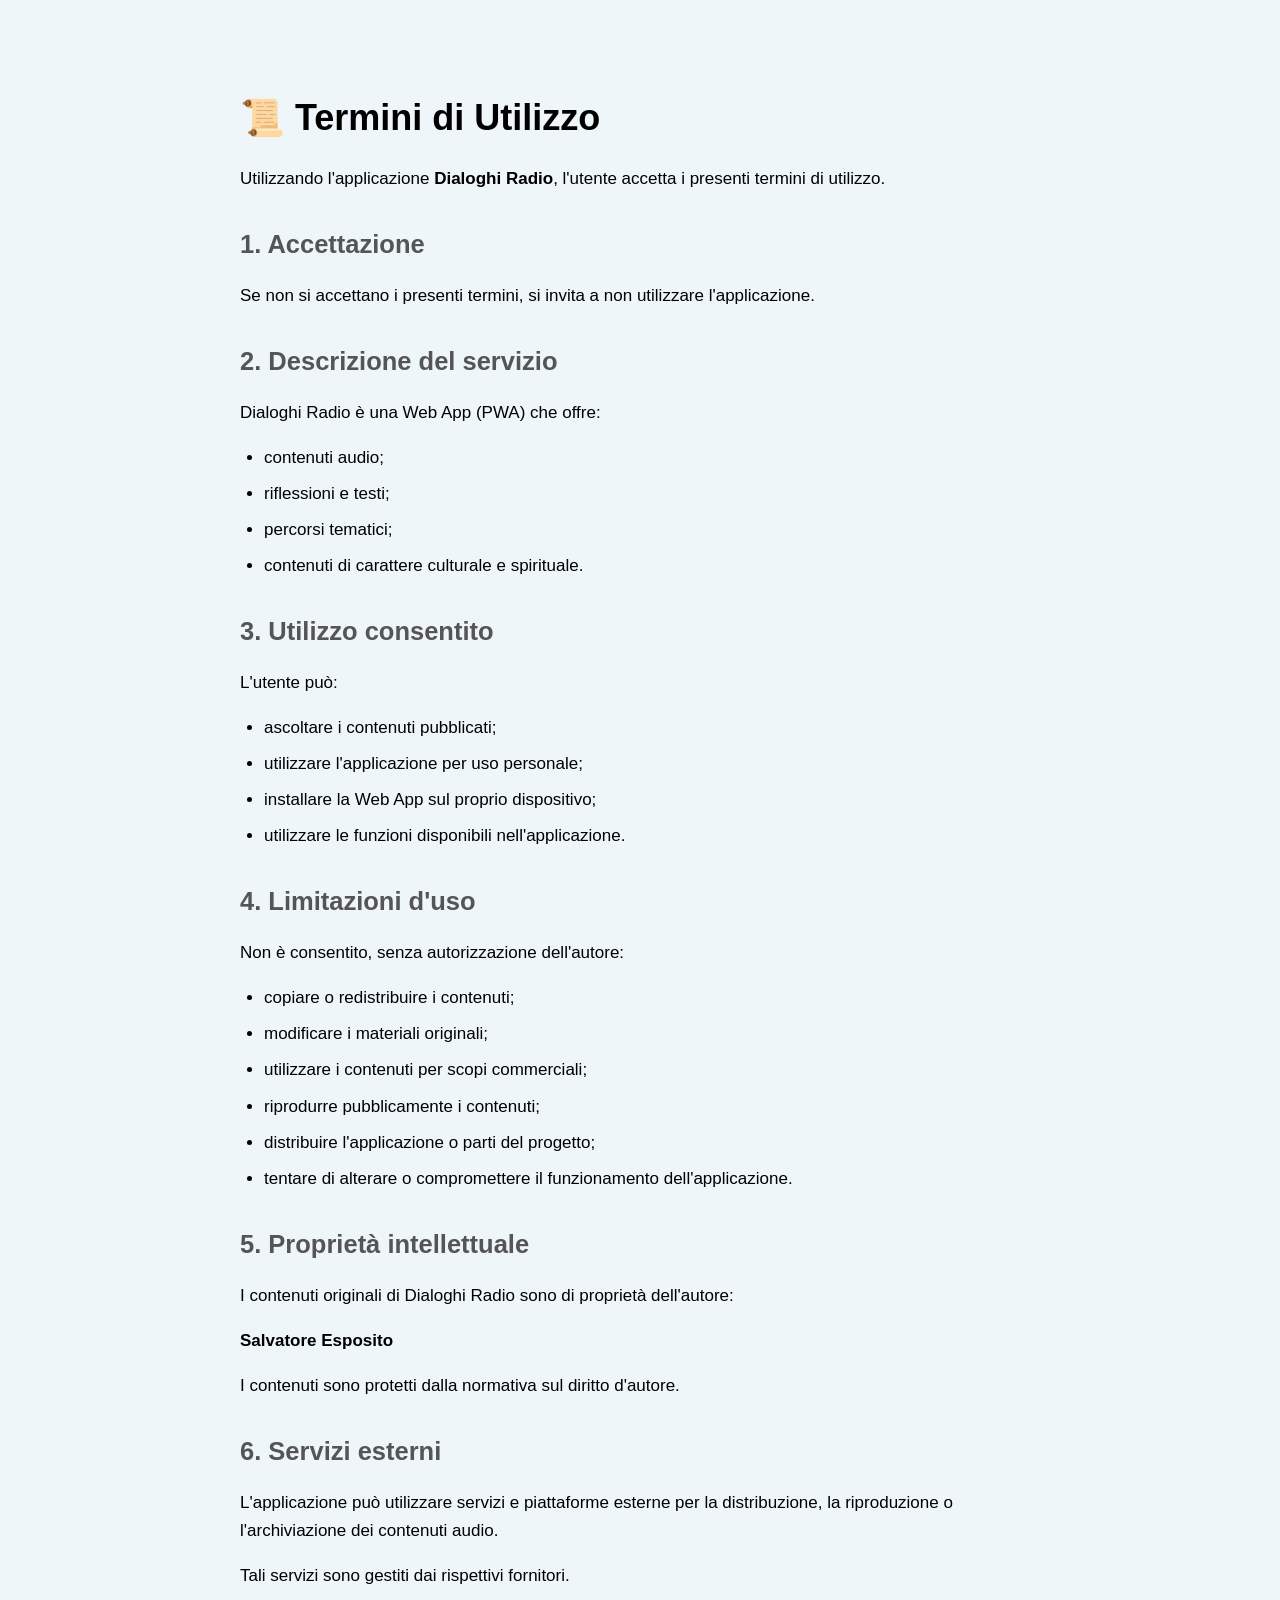
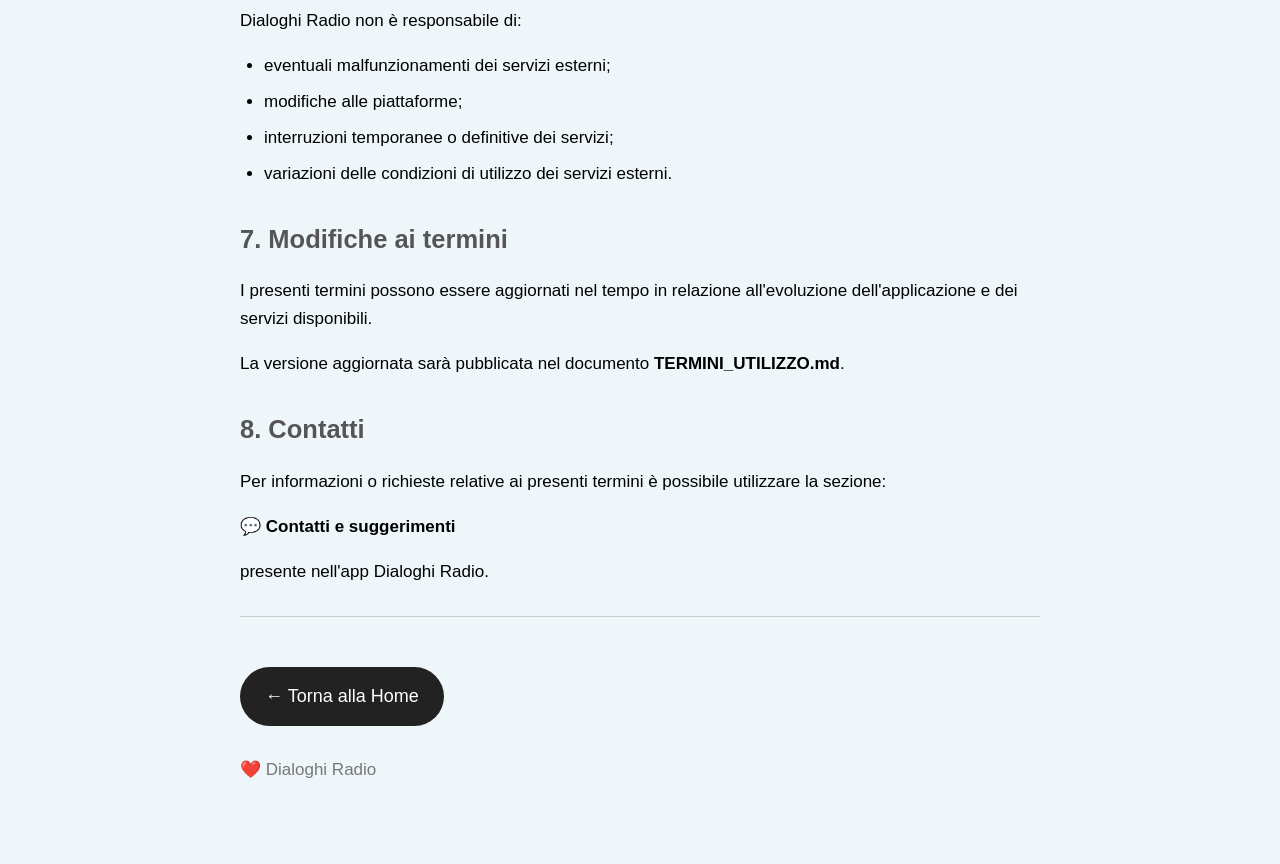
<file: termini.html>
<!DOCTYPE html>
<html lang="it">

<head>
    <meta charset="UTF-8">
    <meta name="viewport" content="width=device-width, initial-scale=1.0">
    <title>Termini di Utilizzo - Dialoghi Radio</title>
    <link rel="stylesheet" href="stile.css">
</head>

<body>

    <main class="pagina-documento">

        <h1>📜 Termini di Utilizzo</h1>

        <p>
            Utilizzando l'applicazione <strong>Dialoghi Radio</strong>,
            l'utente accetta i presenti termini di utilizzo.
        </p>

        <h2>1. Accettazione</h2>

        <p>
            Se non si accettano i presenti termini, si invita a non
            utilizzare l'applicazione.
        </p>

        <h2>2. Descrizione del servizio</h2>

        <p>
            Dialoghi Radio è una Web App (PWA) che offre:
        </p>

        <ul>
            <li>contenuti audio;</li>
            <li>riflessioni e testi;</li>
            <li>percorsi tematici;</li>
            <li>contenuti di carattere culturale e spirituale.</li>
        </ul>

        <h2>3. Utilizzo consentito</h2>

        <p>L'utente può:</p>

        <ul>
            <li>ascoltare i contenuti pubblicati;</li>
            <li>utilizzare l'applicazione per uso personale;</li>
            <li>installare la Web App sul proprio dispositivo;</li>
            <li>utilizzare le funzioni disponibili nell'applicazione.</li>
        </ul>

        <h2>4. Limitazioni d'uso</h2>

        <p>Non è consentito, senza autorizzazione dell'autore:</p>

        <ul>
            <li>copiare o redistribuire i contenuti;</li>
            <li>modificare i materiali originali;</li>
            <li>utilizzare i contenuti per scopi commerciali;</li>
            <li>riprodurre pubblicamente i contenuti;</li>
            <li>distribuire l'applicazione o parti del progetto;</li>
            <li>tentare di alterare o compromettere il funzionamento dell'applicazione.</li>
        </ul>

        <h2>5. Proprietà intellettuale</h2>

        <p>
            I contenuti originali di Dialoghi Radio sono di proprietà
            dell'autore:
        </p>

        <p>
            <strong>Salvatore Esposito</strong>
        </p>

        <p>
            I contenuti sono protetti dalla normativa sul diritto d'autore.
        </p>

        <h2>6. Servizi esterni</h2>

        <p>
            L'applicazione può utilizzare servizi e piattaforme esterne
            per la distribuzione, la riproduzione o l'archiviazione
            dei contenuti audio.
        </p>

        <p>
            Tali servizi sono gestiti dai rispettivi fornitori.
        </p>

        <p>Dialoghi Radio non è responsabile di:</p>

        <ul>
            <li>eventuali malfunzionamenti dei servizi esterni;</li>
            <li>modifiche alle piattaforme;</li>
            <li>interruzioni temporanee o definitive dei servizi;</li>
            <li>variazioni delle condizioni di utilizzo dei servizi esterni.</li>
        </ul>

        <h2>7. Modifiche ai termini</h2>

        <p>
            I presenti termini possono essere aggiornati nel tempo
            in relazione all'evoluzione dell'applicazione e dei
            servizi disponibili.
        </p>

        <p>
            La versione aggiornata sarà pubblicata nel documento
            <strong>TERMINI_UTILIZZO.md</strong>.
        </p>

        <h2>8. Contatti</h2>

        <p>
            Per informazioni o richieste relative ai presenti termini
            è possibile utilizzare la sezione:
        </p>

        <p>
            <strong>💬 Contatti e suggerimenti</strong>
        </p>

        <p>
            presente nell'app Dialoghi Radio.
        </p>

        <hr>

        <p>
            <a href="index.html">← Torna alla Home</a>
        </p>

        <footer>
            <p>❤️ Dialoghi Radio</p>
        </footer>


    </main>

</body>

</html>
</file>
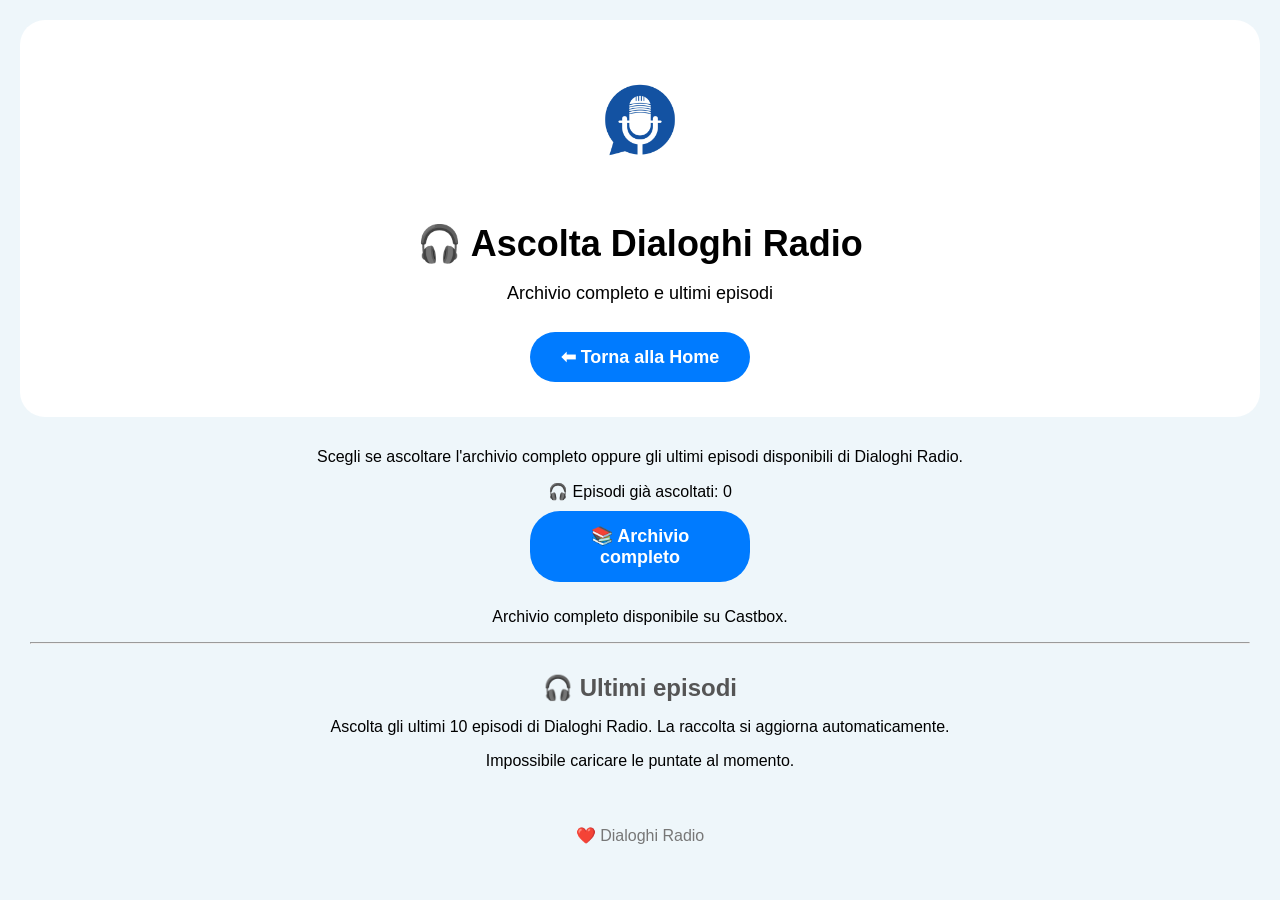
<file: ultime-puntate.html>
<!DOCTYPE html>
<html lang="it">

<head>
    <meta charset="UTF-8">
    <meta name="viewport" content="width=device-width, initial-scale=1.0">
    <title>Ascolta Dialoghi Radio</title>

    <!-- Stile e risorse -->
    <link rel="stylesheet" href="stile.css">
</head>

<body>

    <!-- Intestazione -->
    <header class="testata">
        <img src="icona.png" class="logo" alt="Dialoghi Radio Logo">
        <h1>🎧 Ascolta Dialoghi Radio</h1>
        <p>Archivio completo e ultimi episodi</p>

        <a href="index.html" class="bottone">⬅ Torna alla Home</a>
    </header>

    <!-- Contenuto Principale -->
    <main>
        <p>
            Scegli se ascoltare l'archivio completo oppure gli ultimi episodi disponibili di Dialoghi Radio.
        </p>

        <div id="contatore-ascolti" class="box-giorno"></div>

        <a id="tutte-puntate" href="#" class="bottone" target="_blank" rel="noopener noreferrer">
            📚 Archivio completo
        </a>

        <p class="nota-archivio">
            Archivio completo disponibile su Castbox.
        </p>

        <hr>

        <h2>🎧 Ultimi episodi</h2>
        <p>
            Ascolta gli ultimi 10 episodi di Dialoghi Radio. La raccolta si aggiorna automaticamente.
        </p>

        <div id="episodi">
            Caricamento episodi...
        </div>
    </main>

    <!-- Piè di pagina -->
    <footer>
        <p>❤️ Dialoghi Radio</p>
    </footer>

    <!-- Script JS -->
    <script src="config.js"></script>
    <script src="app.js"></script>
    <script src="ultime-puntate.js"></script>

</body>

</html>
</file>
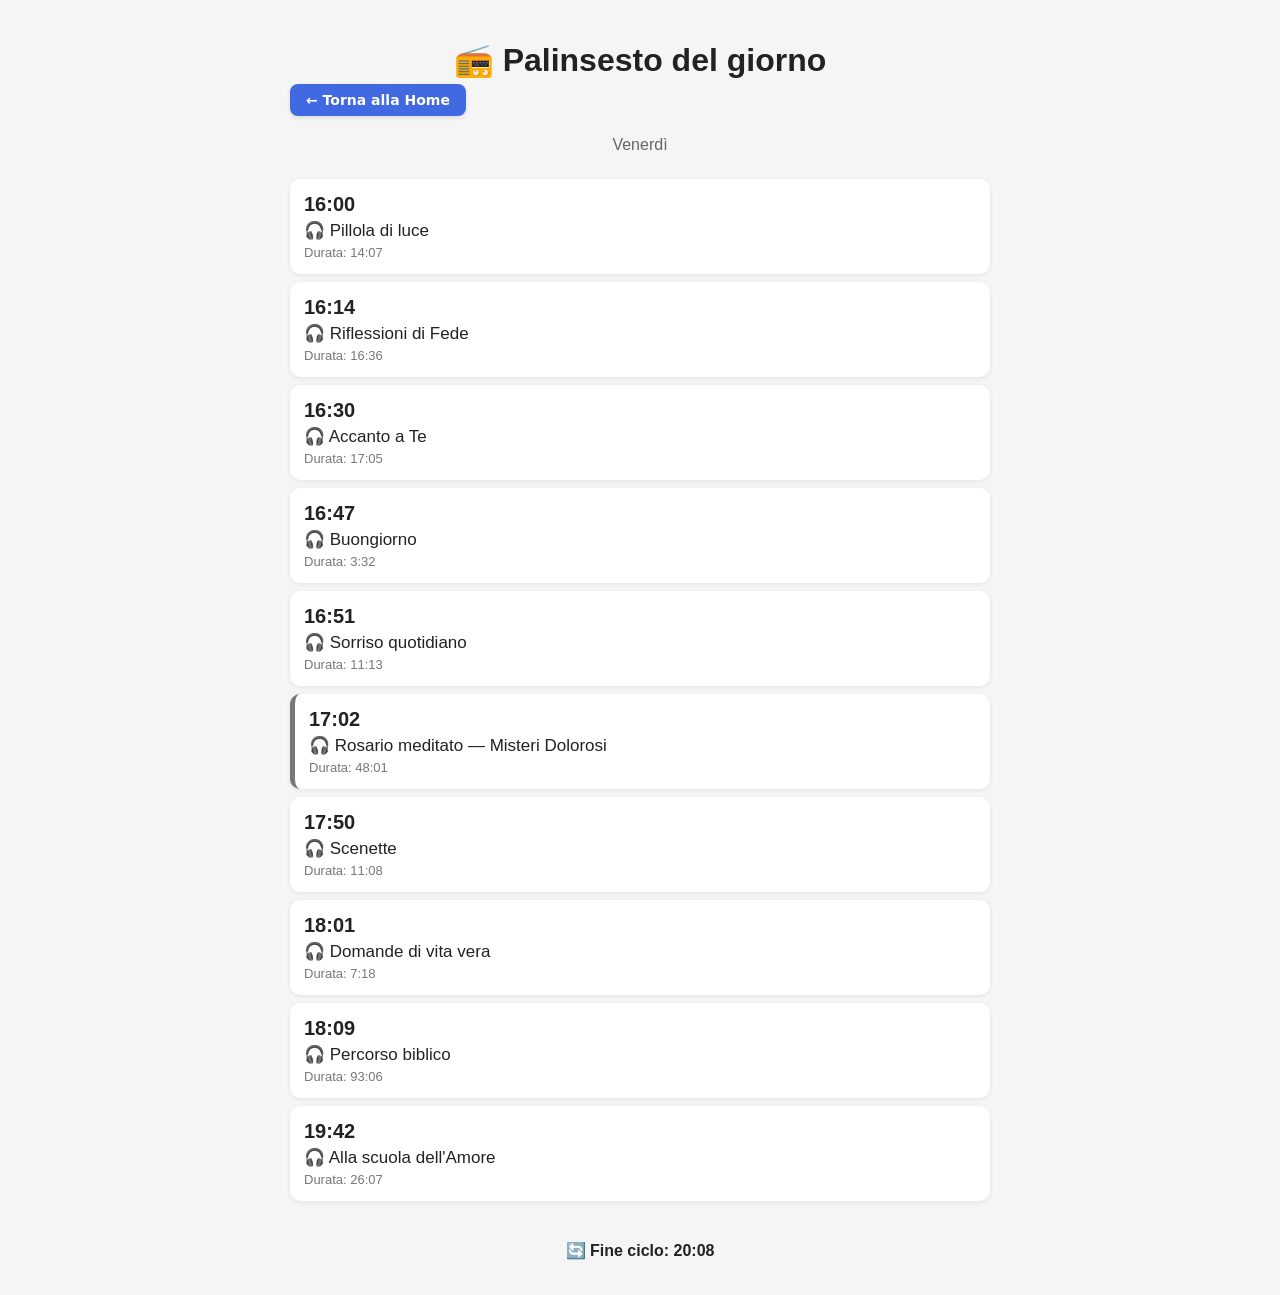
<file: contenuti/palinsesto.html>
<!DOCTYPE html>
<html lang="it">

<head>
    <meta charset="UTF-8">
    <meta name="viewport" content="width=device-width, initial-scale=1.0">

    <title>Palinsesto del giorno</title>

    <style>
        body {
            font-family: Arial, sans-serif;
            margin: 0;
            padding: 20px;
            background: #f5f5f5;
            color: #222;
        }

        .contenitore {
            max-width: 700px;
            margin: auto;
        }

        h1 {
            text-align: center;
            margin-bottom: 5px;
        }

        .giorno {
            text-align: center;
            color: #666;
            margin-bottom: 25px;
        }

        .programma {
            background: white;
            padding: 14px;
            margin-bottom: 8px;
            border-radius: 10px;
            box-shadow: 0 1px 4px rgba(0, 0, 0, 0.08);
        }

        .ora {
            font-size: 20px;
            font-weight: bold;
        }

        .titolo {
            font-size: 17px;
            margin-top: 4px;
        }

        .durata {
            font-size: 13px;
            color: #777;
            margin-top: 4px;
        }

        .rosario {
            border-left: 5px solid #777;
        }

        .fine-ciclo {
            text-align: center;
            margin-top: 25px;
            padding: 15px;
            font-weight: bold;
        }
    </style>
</head>

<body>

    <div class="contenitore">

        <h1>📻 Palinsesto del giorno</h1>
        <a href="../index.html" style="
       display: inline-block;
       margin-bottom: 20px;
       padding: 8px 16px;
       background: #4169e1;
       color: white;
       text-decoration: none;
       border-radius: 8px;
       font-family: system-ui, -apple-system, sans-serif;
       font-weight: bold;
       font-size: 14px;
       box-shadow: 0 2px 4px rgba(0,0,0,0.1);
       transition: all 0.2s ease-in-out;
   " onmouseover="this.style.background='#3152be'; this.style.transform='translateY(-1px)'; this.style.boxShadow='0 4px 8px rgba(0,0,0,0.15)';"
            onmouseout="this.style.background='#4169e1'; this.style.transform='translateY(0)'; this.style.boxShadow='0 2px 4px rgba(0,0,0,0.1)';">
            <strong>← Torna alla Home</strong>
        </a>


        <div id="giorno" class="giorno">
            Caricamento...
        </div>

        <div id="palinsesto">
            Caricamento palinsesto...
        </div>

    </div>

    <script>

        fetch("onair.json")

            .then(response => response.json())

            .then(dati => {

                const giorni = [
                    "domenica",
                    "lunedi",
                    "martedi",
                    "mercoledi",
                    "giovedi",
                    "venerdi",
                    "sabato"
                ];

                const nomiGiorni = [
                    "Domenica",
                    "Lunedì",
                    "Martedì",
                    "Mercoledì",
                    "Giovedì",
                    "Venerdì",
                    "Sabato"
                ];

                const oggiNumero =
                    new Date().getDay();

                const oggi =
                    giorni[oggiNumero];

                const nomeGiorno =
                    nomiGiorni[oggiNumero];

                document.getElementById("giorno").textContent =
                    nomeGiorno;

                // ========================================
                // COSTRUISCE LA PLAYLIST DEL GIORNO
                // ========================================

                const playlist = dati.playlist.filter(
                    contenuto => {

                        // Contenuto normale oppure
                        // preghiera non legata al giorno
                        if (contenuto.variabilePerGiorno !== true) {
                            return contenuto.attivo === true;
                        }

                        // Contenuto variabile per giorno
                        return (
                            contenuto.attivo === true &&
                            contenuto.giorno === oggi
                        );
                    }
                );
                // ========================================
                // ORA DI INIZIO
                // ========================================

                const [ore, minuti] =
                    dati.oraInizioCiclo
                        .split(":")
                        .map(Number);

                let orario =
                    new Date();

                orario.setHours(
                    ore,
                    minuti,
                    0,
                    0
                );

                // ========================================
                // GENERAZIONE PALINSESTO
                // ========================================

                let html = "";

                playlist.forEach(contenuto => {

                    const orePartenza =
                        String(
                            orario.getHours()
                        ).padStart(2, "0");

                    const minutiPartenza =
                        String(
                            orario.getMinutes()
                        ).padStart(2, "0");

                    const durataMinuti =
                        Math.floor(
                            contenuto.durataSecondi / 60
                        );

                    const durataSecondi =
                        contenuto.durataSecondi % 60;

                    const durataFormattata =
                        `${durataMinuti}:${String(
                            durataSecondi
                        ).padStart(2, "0")}`;

                    const classe =
                        contenuto.tipo === "preghiere"
                            ? "programma rosario"
                            : "programma";

                    html += `
                <div class="${classe}">

                    <div class="ora">
                        ${orePartenza}:${minutiPartenza}
                    </div>

                    <div class="titolo">
                        🎧 ${contenuto.titolo}
                    </div>

                    <div class="durata">
                        Durata: ${durataFormattata}
                    </div>

                </div>
            `;

                    // Passa al programma successivo
                    orario =
                        new Date(
                            orario.getTime() +
                            contenuto.durataSecondi * 1000
                        );

                });

                // ========================================
                // FINE CICLO
                // ========================================

                const oreFine =
                    String(
                        orario.getHours()
                    ).padStart(2, "0");

                const minutiFine =
                    String(
                        orario.getMinutes()
                    ).padStart(2, "0");

                html += `
            <div class="fine-ciclo">
                🔄 Fine ciclo: ${oreFine}:${minutiFine}
            </div>
        `;

                document.getElementById(
                    "palinsesto"
                ).innerHTML = html;

            })

            .catch(error => {

                console.error(
                    "Errore caricamento palinsesto:",
                    error
                );

                document.getElementById(
                    "palinsesto"
                ).textContent =
                    "Errore nel caricamento del palinsesto.";

            });

    </script>

</body>

</html>
</file>
<file: stile.css>
/* ============================================
   1. STILE GENERALE & LAYOUT
   ============================================ */

body {
  font-family: Arial, sans-serif;
  text-align: center;
  margin: 0;
  padding: 20px;
  background: #eef6fa; /* Azzurro tenue */
  /* Alternative sfondo:
       #f5f5f5; Grigio chiaro
       #f1f7f1; Verde tenue
       #f7f1e8; Crema delicato
    */
}

main {
  padding: 10px;
}

footer {
  margin-top: 30px;
  color: #777;
}

iframe {
  position: relative;
  z-index: 10;
}

/* ============================================
   2. TESTATA & TIPOGRAFIA
   ============================================ */

.testata {
  background: #ffffff;
  padding: 25px;
  border-radius: 25px;
  margin-bottom: 5px;
}

.logo {
  width: 150px;
  border-radius: 50%;
}

h1 {
  font-size: 36px;
  margin-bottom: 5px;
}

h2 {
  color: #555;
  margin-top: 30px;
  margin-bottom: 15px;
}

.testata p {
  font-size: 18px;
}

.versione {
  display: block;
  margin-top: 10px;
  font-size: 14px;
  color: #777;
}

.descrizione-pulsante {
  margin: 6px 10px 18px;
  font-size: 0.9em;
  color: #666;
  text-align: center;
}

/* Nota / elementi dinamici */
#contenutoGiornaliero p {
  font-size: 18px;
}

#contenutoGiornaliero strong {
  font-size: 20px;
}

/* ============================================
   3. PULSANTI E LINK
   ============================================ */

a {
  display: inline-block;
  margin-top: 20px;
  padding: 15px 25px;
  background: #222;
  color: #ffffff;
  text-decoration: none;
  border-radius: 30px;
  font-size: 18px;
}

.bottone {
  display: inline-block;
  width: 220px;
  box-sizing: border-box;
  text-align: center;
  padding: 14px 20px;
  background: #007bff;
  color: #ffffff;
  text-decoration: none;
  border-radius: 30px;
  font-size: 18px;
  font-weight: bold;
  margin: 10px;
}

.bottone:hover {
  background: #0056b3;
}

button.bottone {
  border: none;
  cursor: pointer;
  font-family: Arial, sans-serif;
}

.btn-share {
  background-color: #25D366;
  color: white;
  border-radius: 20px;
  padding: 8px 16px;
  font-weight: 500;
  border: none;
}

.btn-share:active {
  transform: scale(0.97);
}

/* ============================================
   4. SCHEDE ED EPISODI
   ============================================ */

.ultima {
  background: #ffffff;
  padding: 20px;
  border-radius: 15px;
  box-shadow: 0 2px 8px rgba(0, 0, 0, 0.15);
}

#ultima-puntata {
  margin-top: 25px;
}

#episodi div {
  background: #ffffff;
  padding: 15px;
  margin: 20px 0 25px 0;
  border-radius: 20px;
}

.episodio-cliccabile {
  margin: 12px 0;
  padding: 14px;
  background-color: #ffffff;
  border-radius: 12px;
  box-shadow: 0 2px 6px rgba(0, 0, 0, 0.1);
  cursor: pointer;
  transition:
    transform 0.15s,
    box-shadow 0.15s;
}

.episodio-cliccabile.episodio-selezionato {
  background-color: #e8f0fe;
  border: 2px solid #4a90e2;
  font-weight: bold;
}
.episodio-cliccabile:hover {
  transform: scale(1.02);
  box-shadow: 0 4px 10px rgba(0, 0, 0, 0.15);
}

/* ============================================
   5. CONTROLLI RADIO & MODALITÀ LIVE
   ============================================ */

#statoRadio {
  margin-top: 15px;
  margin-bottom: 20px;
  font-size: 1.1em;
}

#controlliRadio {
  margin-top: 10px;
  margin-bottom: 10px;
  display: flex;
  gap: 15px;
  justify-content: center;
}

#controlliRadio button {
  padding: 10px 18px;
  border-radius: 10px;
  color: #ffffff;
  border: none;
  cursor: pointer;
}

#playRadio {
  background-color: #5a8f6a;
}

#stopRadio {
  background-color: #a65a5a;
}

.radio-attiva {
  animation: lampeggioRadio 1.5s infinite;
}

@keyframes lampeggioRadio {
  0% {
    opacity: 1;
  }
  50% {
    opacity: 0.4;
  }
  100% {
    opacity: 1;
  }
}

/* ============================================
   6. RESPONSIVE (SMARTPHONE)
   ============================================ */

@media (max-width: 600px) {
  .logo {
    width: 70px;
    display: block;
    margin: 0 auto;
  }

  .bottone {
    display: block;
    width: 80%;
    margin: 15px auto;
  }
}
.bottone-invito {
  background: #f4a261 !important;
  color: white;
  border: none;
  border-radius: 25px;
  padding: 10px 18px;
  font-weight: bold;
  cursor: pointer;
  transition:
    transform 0.2s ease,
    opacity 0.2s ease;
}

.bottone-invito:hover {
  opacity: 0.9;
  transform: translateY(-1px);
}

.bottone-invito:active {
  transform: scale(0.97);
}
.bottone-condividi {
  background: #25d366 !important;
  color: white;
  border: none;
  border-radius: 25px;
  padding: 10px 18px;
  font-weight: bold;
  cursor: pointer;
  transition:
    transform 0.2s ease,
    opacity 0.2s ease;
}

.bottone-condividi:hover {
  opacity: 0.9;
  transform: translateY(-1px);
}

.bottone-condividi:active {
  transform: scale(0.97);
}
.btn-comunita {
  background: #f4a261 !important;
  color: white;
  width: 300px;
  box-sizing: border-box;
  border: none;
  border-radius: 25px;
  padding: 10px 18px;
  font-weight: bold;
  cursor: pointer;
  transition:
    transform 0.2s ease,
    opacity 0.2s ease;
}

.btn-comunita:hover {
  opacity: 0.9;
  transform: translateY(-1px);
}

.btn-comunita:active {
  transform: scale(0.97);
}
.btn-comunita.bottone-condividi {
  background: #25d366 !important;
  color: white;
}
/* Allineamento icone dei pulsanti */
.btn-comunita .icona {
  display: inline-block;
  width: 28px;
  text-align: center;
}

/* Pagine documentazione */

.pagina-documento {
  max-width: 800px;
  margin: 20px auto;
  padding: 24px;
  font-size: 17px;
  line-height: 1.65;
  text-align: left;
}

.pagina-documento h2 {
  margin-top: 30px;
  margin-bottom: 12px;
}

.pagina-documento p {
  margin-bottom: 16px;
}

.pagina-documento ul {
  padding-left: 24px;
  margin-bottom: 20px;
}

.pagina-documento li {
  margin-bottom: 8px;
}

.pagina-documento hr {
  margin: 30px 0;
  border: 0;
  border-top: 1px solid #ccc;
}

@media (max-width: 600px) {
  .pagina-documento {
    margin: 10px;
    padding: 18px;
    font-size: 17px;
    line-height: 1.65;
  }

  .pagina-documento h2 {
    font-size: 21px;
    margin-top: 26px;
  }

  .pagina-documento p {
    margin-bottom: 15px;
  }
}
.link-documenti {
  display: flex;
  justify-content: center;
  gap: 3px;
  font-size: 0.85rem;
  white-space: nowrap;
}

.link-documenti a {
  display: inline;
}
</file>
